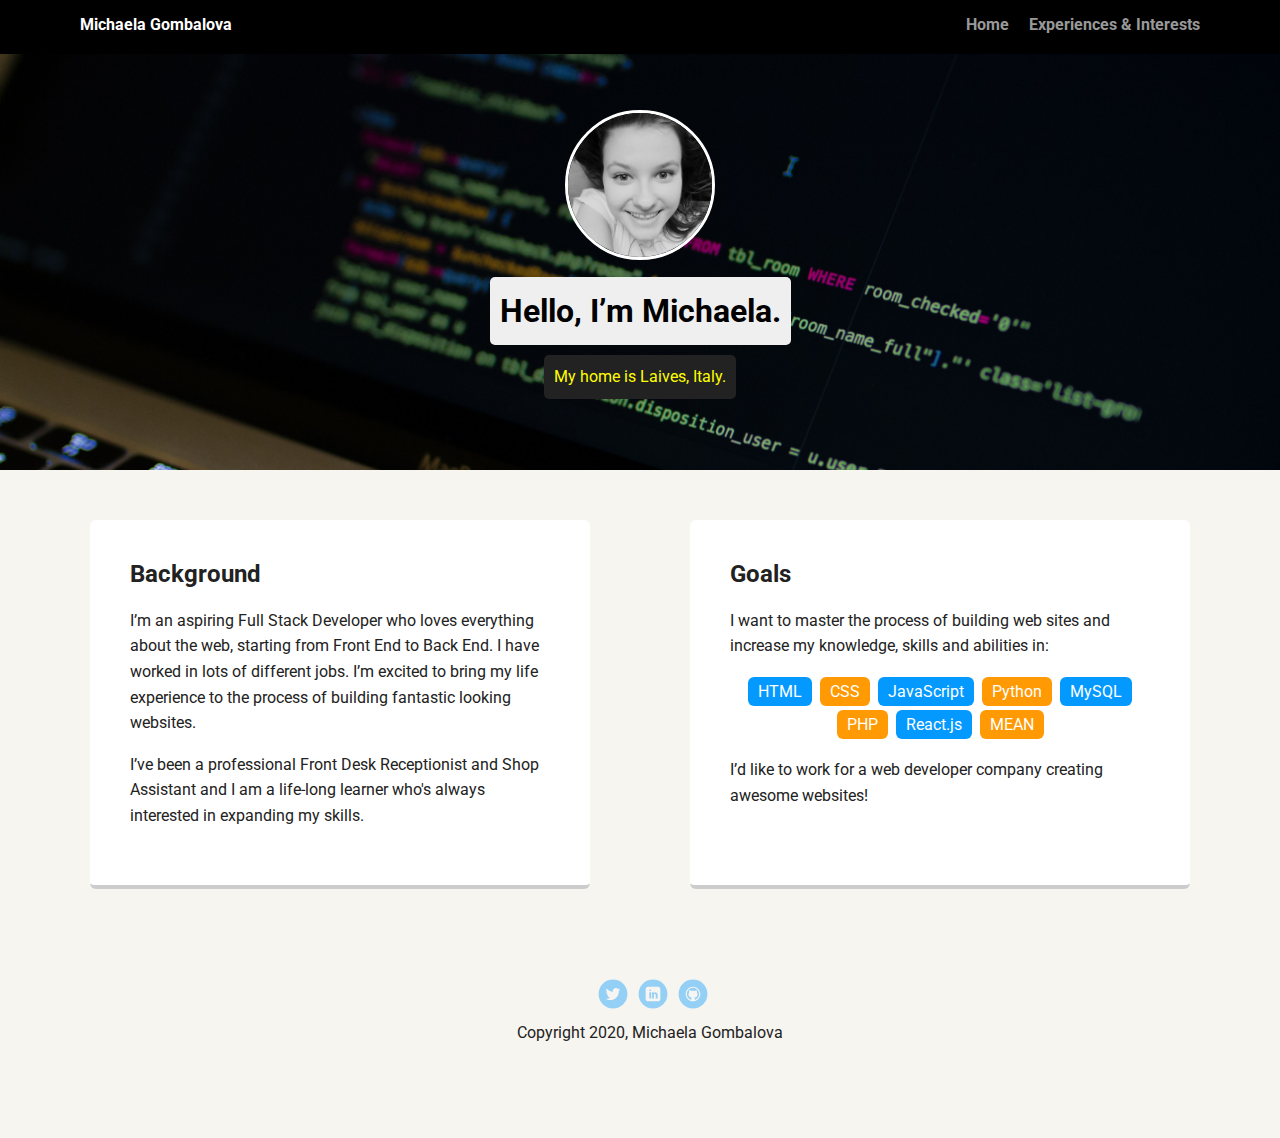
<file: index.html>
<!DOCTYPE html>
<html lang="en">
  <head>
    <meta charset="utf-8" />
    <title>Michaela Gombalova's Profile</title>
    <meta name="viewport" content="width=device-width, initial-scale=1.0" />
    <link rel="stylesheet" href="styles.css" />
    <link
      href="https://fonts.googleapis.com/css?family=Muli%7CRoboto:400,300,500,700,900"
      rel="stylesheet"
    />
  </head>
  <body>
    <div class="main-nav">
      <ul class="nav">
        <li class="name">Michaela Gombalova</li>
        <li><a href="index.html">Home</a></li>
        <li><a href="experiences_interests.html">Experiences & Interests</a></li>
      </ul>
    </div>

    <header>
      <img
        src="images/me2.jpg"
        alt="Photo of Michaela Gombalova"
        class="profile-image"
      />
      <h1 class="tag name">Hello, I’m Michaela.</h1>
      <p class="tag location">My home is Laives, Italy.</p>
    </header>

    <main class="flex">
      <div class="card">
        <h2>Background</h2>
        <p>
          I’m an aspiring Full Stack Developer who loves everything about the web, starting from Front End to Back End. I 
          have worked in lots of different
          jobs. I’m excited to bring my life experience to the process of
          building fantastic looking websites.
        </p>
        <p>
          I’ve been a professional Front Desk Receptionist and Shop Assistant and I am a life-long learner
          who's always interested in expanding my skills.
        </p>
      </div>

      <div class="card">
        <h2>Goals</h2>
        <p>
          I want to master the process of building web sites and increase my
          knowledge, skills and abilities in:
        </p>
        <ul class="skills">
          <li>HTML</li>
          <li>CSS</li>
          <li>JavaScript</li>
          <li>Python</li>
          <li>MySQL</li>
          <li>PHP</li>
          <li>React.js</li>
          <li>MEAN</li>
        </ul>
        <p>
          I’d like to work for a web developer company creating awesome websites!
        </p>
      </div>
    </main>
    <footer>
      <ul>
        <li><a href="https://twitter.com/Micky_Gombalova" target="_blank" class="social twitter">Twitter</a></li>
        <li><a href="https://www.linkedin.com/in/michaela-gombalova/" target="_blank" class="social linkedin">LinkedIn</a></li>
        <li><a href="https://github.com/mgombalova" target="_blank" class="social github">Github</a></li>
      </ul>
      <p class="copyright">Copyright 2020, Michaela Gombalova</p>
    </footer>
  </body>
</html>
</file>
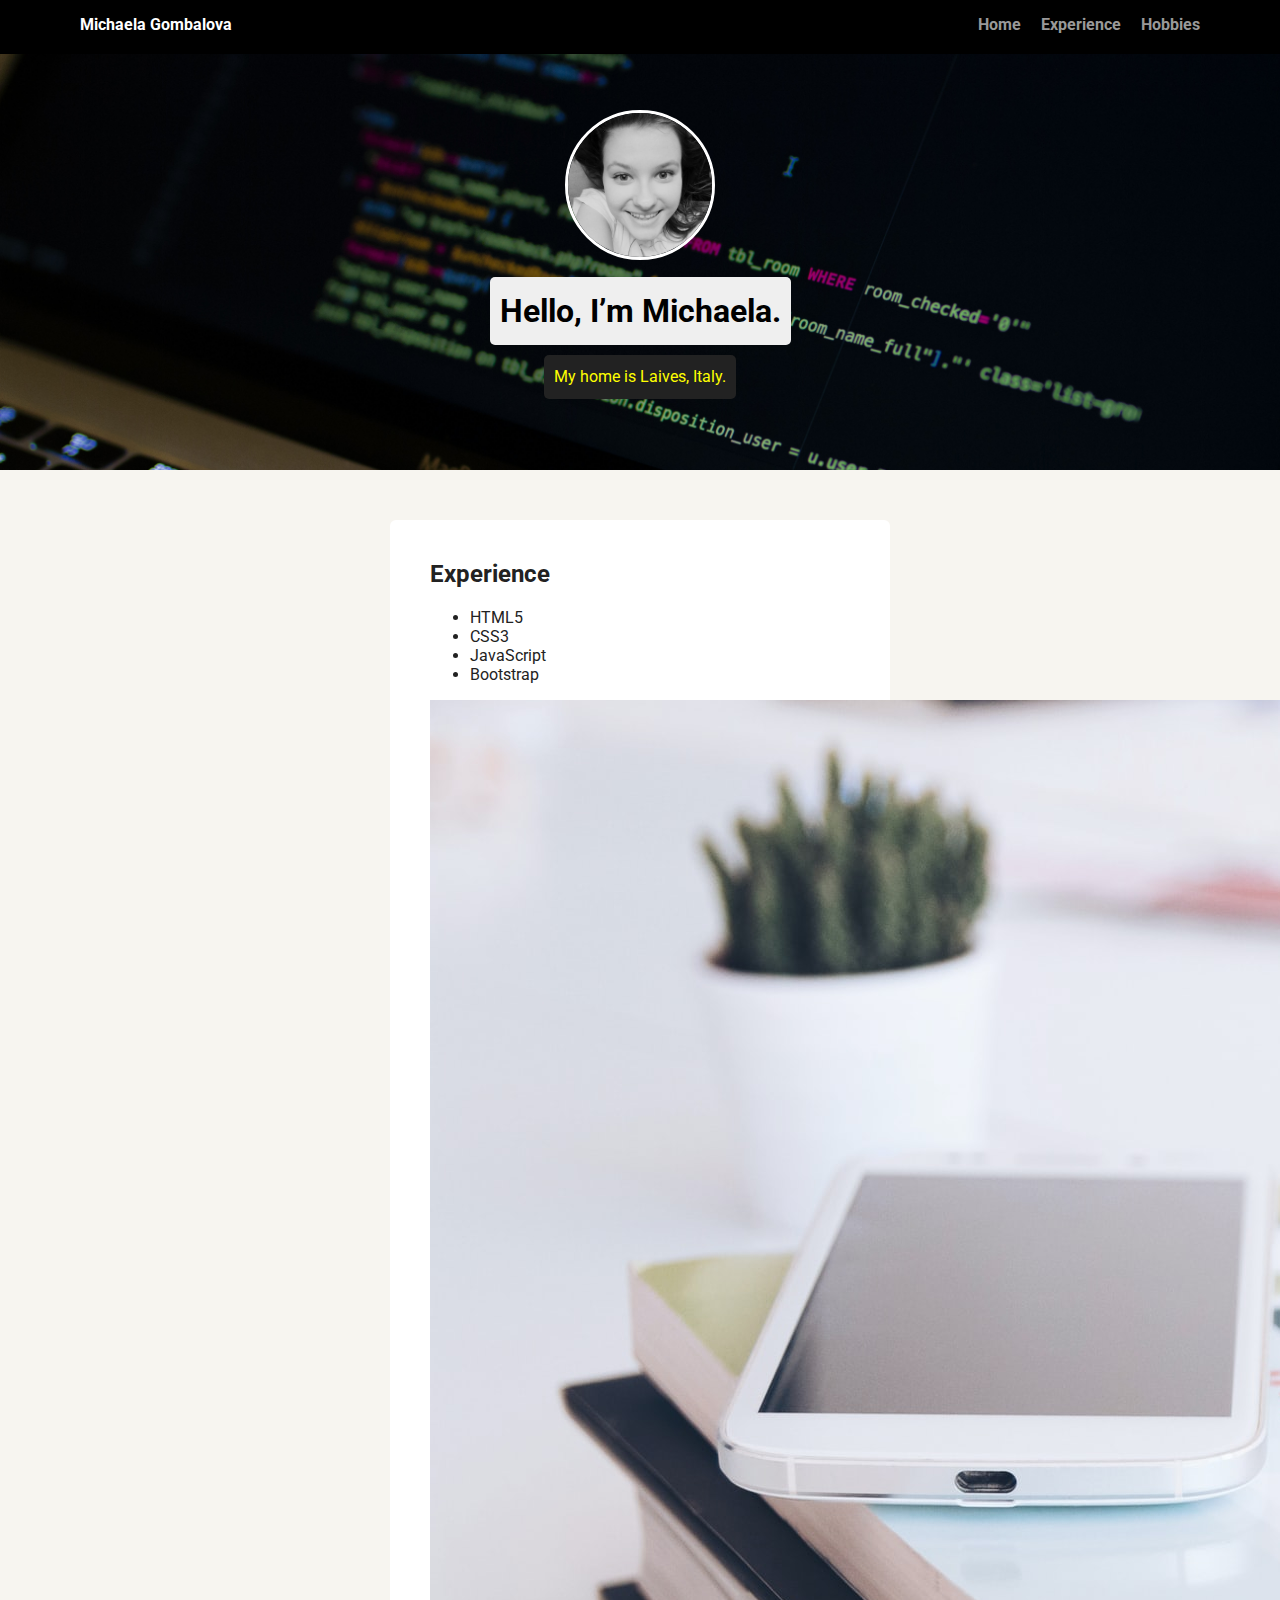
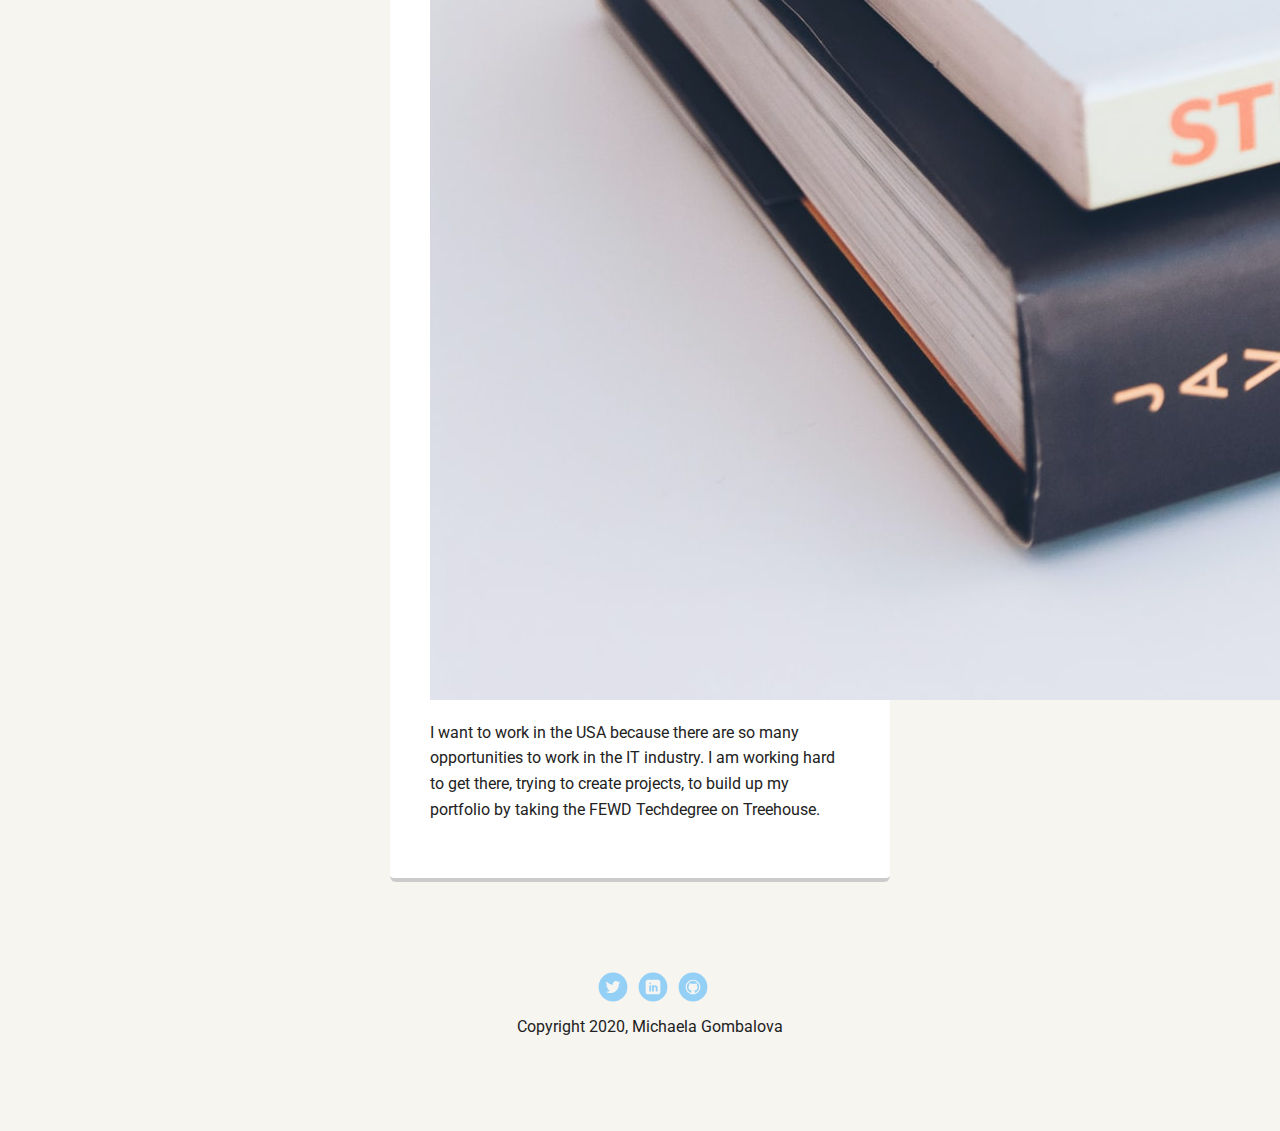
<file: experience.html>
<!DOCTYPE html>
<html lang="en">

<head>
    <meta charset="utf-8" />
    <title>Experience</title>
    <meta name="viewport" content="width=device-width, initial-scale=1.0" />
    <link rel="stylesheet" href="styles.css" />
    <link href="https://fonts.googleapis.com/css?family=Muli%7CRoboto:400,300,500,700,900" rel="stylesheet" />
</head>

<body>
    <nav class="main-nav">
        <ul class="nav">
            <li class="name">Michaela Gombalova</li>
            <li><a href="index.html">Home</a></li>
            <li><a href="experience.html">Experience</a></li>
                        <li><a href="hobbies.html">Hobbies</a></li>
        </ul>
    </nav>

    <header>
        <img src="images/me2.jpg" alt="Photo of Michaela Gombalova" class="profile-image" />
        <h1 class="tag name">Hello, I’m Michaela.</h1>
        <p class="tag location">My home is Laives, Italy.</p>
    </header>

    <main class="flex">
        <section class="card">
            <h2>Experience</h2>
            <p>
            <ul>
                <li>HTML5</li>
                <li>CSS3</li>
                <li>JavaScript</li>
                <li>Bootstrap</li>
            </ul>
            <img src="images/experience.jpg" alt="Photo of Programming Books" class="main-image">
            <p>
                I want to work in the USA because there are so many opportunities to work in the IT industry. 
                I am working hard to get
                there, trying to create projects, to build up my portfolio by taking the FEWD Techdegree on Treehouse.
            </p>
        </section>
    </main>
    <footer>
        <ul>
            <li><a href="https://twitter.com/Micky_Gombalova" target="_blank" class="social twitter">Twitter</a></li>
            <li><a href="https://www.linkedin.com/in/michaela-gombalova/" target="_blank"
                    class="social linkedin">LinkedIn</a></li>
            <li><a href="https://github.com/mgombalova" target="_blank" class="social github">Github</a></li>
        </ul>
        <p class="copyright">Copyright 2020, Michaela Gombalova</p>
    </footer>
</body>

</html>
</file>
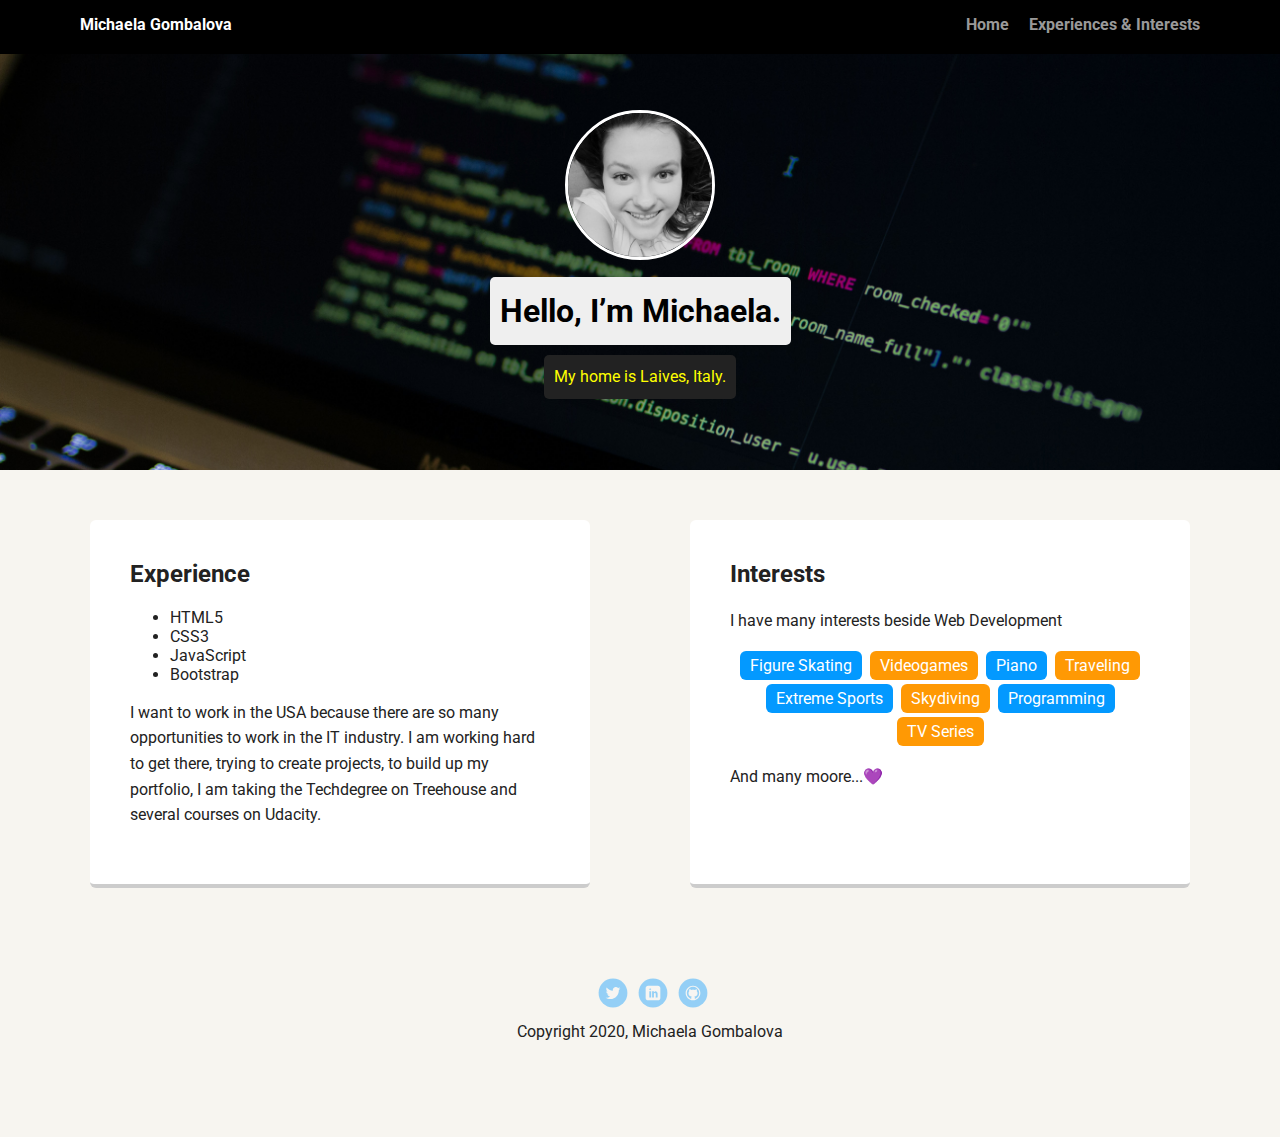
<file: experiences_interests.html>
<!DOCTYPE html>
<html lang="en">

<head>
    <meta charset="utf-8" />
    <title>Experiences & Interests</title>
    <meta name="viewport" content="width=device-width, initial-scale=1.0" />
    <link rel="stylesheet" href="styles.css" />
    <link href="https://fonts.googleapis.com/css?family=Muli%7CRoboto:400,300,500,700,900" rel="stylesheet" />
</head>

<body>
    <div class="main-nav">
        <ul class="nav">
            <li class="name">Michaela Gombalova</li>
            <li><a href="index.html">Home</a></li>
            <li><a href="experiences_interests.html">Experiences & Interests</a></li>
        </ul>
    </div>

    <header>
        <img src="images/me2.jpg" alt="Photo of Michaela Gombalova" class="profile-image" />
        <h1 class="tag name">Hello, I’m Michaela.</h1>
        <p class="tag location">My home is Laives, Italy.</p>
    </header>

    <main class="flex">
        <div class="card">
            <h2>Experience</h2>
            <p>
<ul>
    <li>HTML5</li>
    <li>CSS3</li>
    <li>JavaScript</li>
    <li>Bootstrap</li>
</ul>
            <p>
                I want to work in the USA because there are so many opportunities to work in the IT industry. 
                I am working hard to get
                there, trying to create projects, to build up my portfolio, 
                I am taking the Techdegree on Treehouse and several courses on Udacity.
            </p>
        </div>

        <div class="card">
            <h2>Interests</h2>
            <p>
                I have many interests beside Web Development
            </p>
            <ul class="skills">
                <li>Figure Skating</li>
                <li>Videogames</li>
                <li>Piano</li>
                <li>Traveling</li>
                <li>Extreme Sports</li>
                <li>Skydiving</li>
                <li>Programming</li>
                <li>TV Series</li>
            </ul>
            <p>
                And many moore...💜
            </p>
        </div>
    </main>
    <footer>
        <ul>
            <li><a href="https://twitter.com/Micky_Gombalova" target="_blank" class="social twitter">Twitter</a></li>
            <li><a href="https://www.linkedin.com/in/michaela-gombalova/" target="_blank"
                    class="social linkedin">LinkedIn</a></li>
            <li><a href="https://github.com/mgombalova" target="_blank" class="social github">Github</a></li>
        </ul>
        <p class="copyright">Copyright 2020, Michaela Gombalova</p>
    </footer>
</body>

</html>
</file>
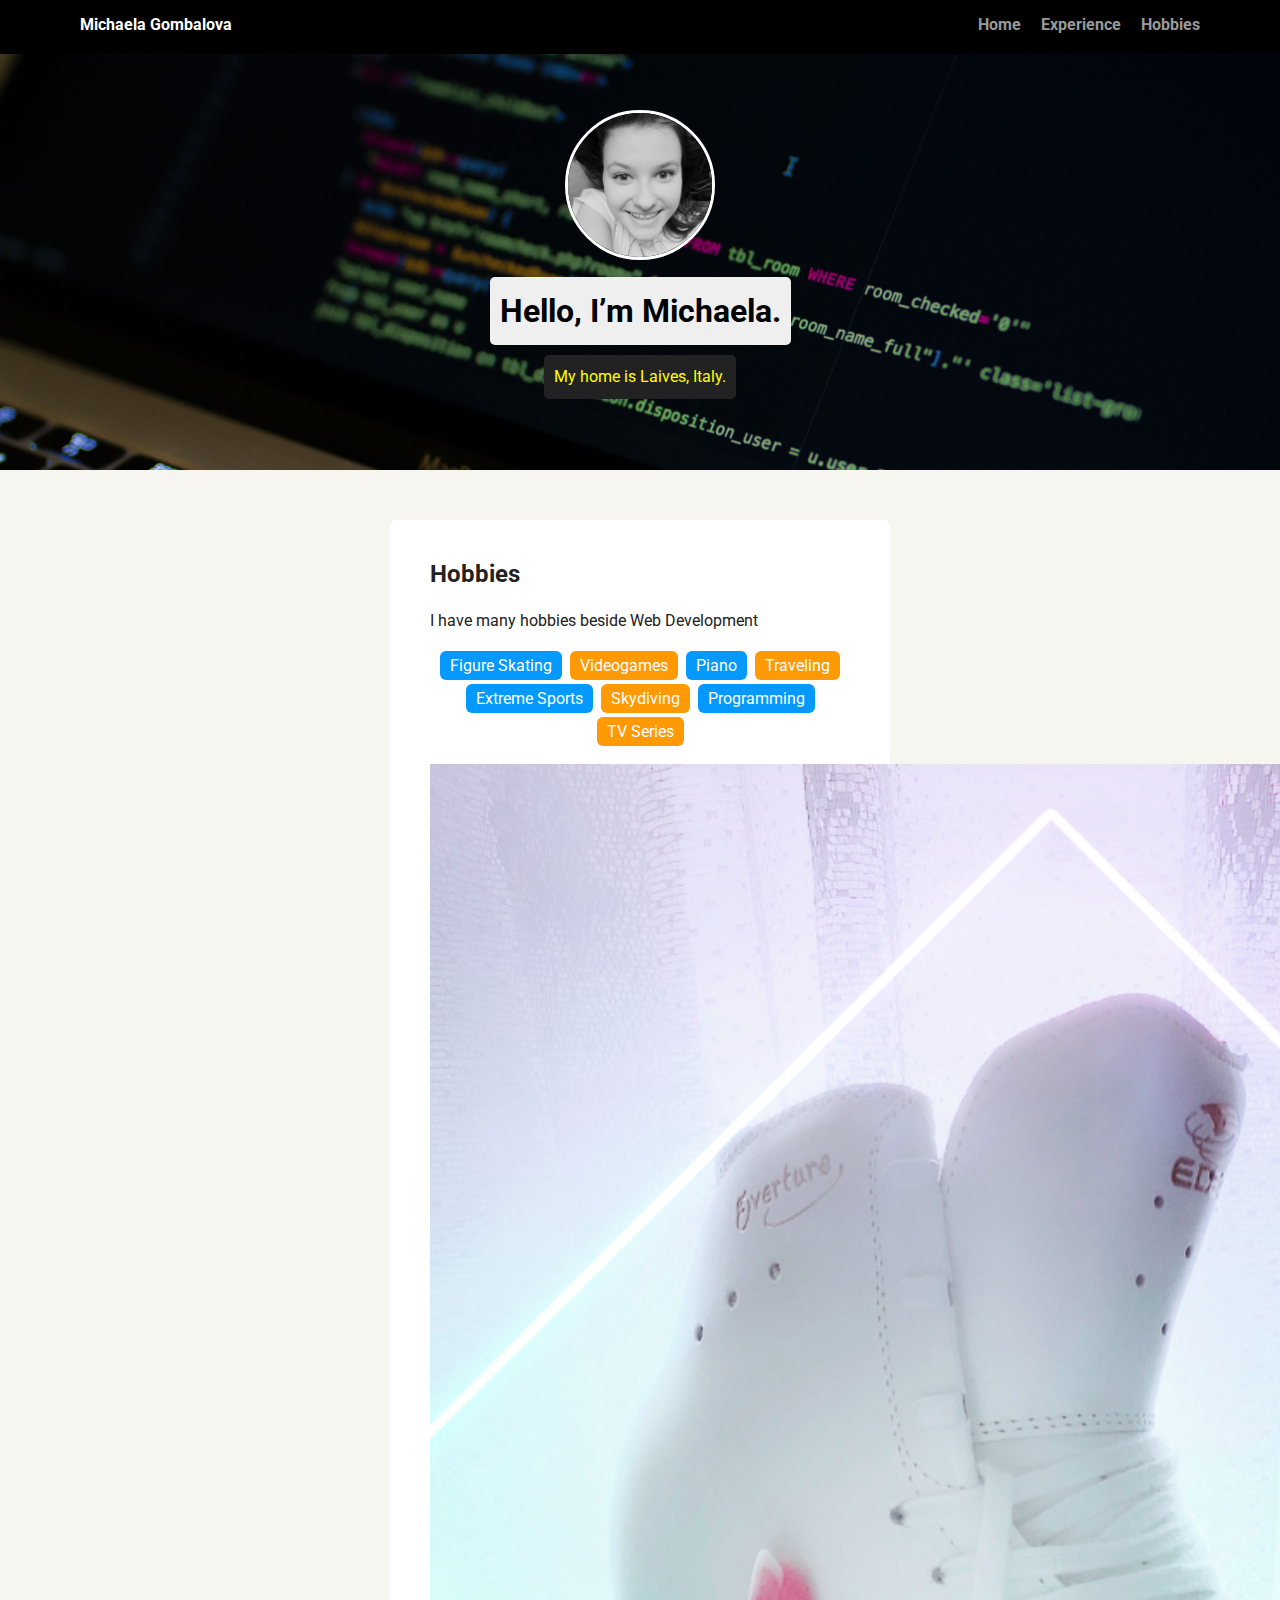
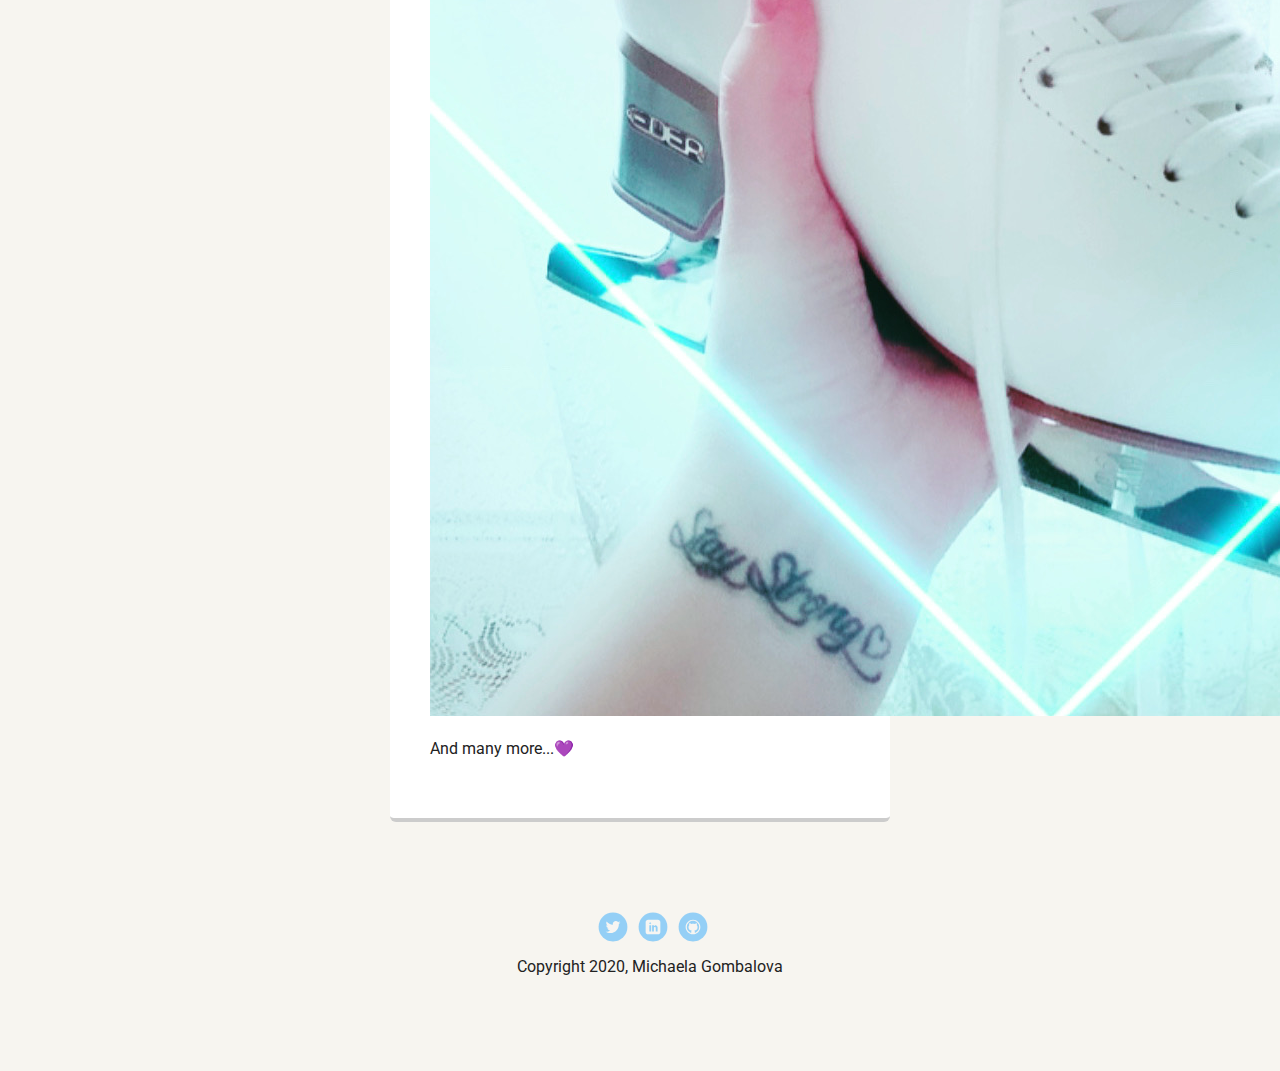
<file: hobbies.html>
<!DOCTYPE html>
<html lang="en">

<head>
    <meta charset="utf-8" />
    <title>Hobbies</title>
    <meta name="viewport" content="width=device-width, initial-scale=1.0" />
    <link rel="stylesheet" href="styles.css" />
    <link href="https://fonts.googleapis.com/css?family=Muli%7CRoboto:400,300,500,700,900" rel="stylesheet" />
</head>

<body>
    <nav class="main-nav">
        <ul class="nav">
            <li class="name">Michaela Gombalova</li>
            <li><a href="index.html">Home</a></li>
            <li><a href="experience.html">Experience</a></li>
                        <li><a href="hobbies.html">Hobbies</a></li>
        </ul>
    </nav>

    <header>
        <img src="images/me2.jpg" alt="Photo of Michaela Gombalova" class="profile-image" />
        <h1 class="tag name">Hello, I’m Michaela.</h1>
        <p class="tag location">My home is Laives, Italy.</p>
    </header>

    <main class="flex">
        <section class="card">
            <h2>Hobbies</h2>
            <p>
                I have many hobbies beside Web Development
            </p>
            <ul class="skills">
                <li>Figure Skating</li>
                <li>Videogames</li>
                <li>Piano</li>
                <li>Traveling</li>
                <li>Extreme Sports</li>
                <li>Skydiving</li>
                <li>Programming</li>
                <li>TV Series</li>
            </ul>
            <img src="images/edea.jpg" alt="Photo of my skating boots" class="main-image">
            <p>
                And many more...💜
            </p>
        </section>
    </main>
    <footer>
        <ul>
            <li><a href="https://twitter.com/Micky_Gombalova" target="_blank" class="social twitter">Twitter</a></li>
            <li><a href="https://www.linkedin.com/in/michaela-gombalova/" target="_blank"
                    class="social linkedin">LinkedIn</a></li>
            <li><a href="https://github.com/mgombalova" target="_blank" class="social github">Github</a></li>
        </ul>
        <p class="copyright">Copyright 2020, Michaela Gombalova</p>
    </footer>
</body>

</html>
</file>
<file: styles.css>
/* Global Layout Set-up */
* {
  box-sizing: border-box;
}

body {
  margin: 0;
  padding: 0;
  text-align: center;
  font-family: "Roboto", sans-serif;
  color: #222;
  background: #f7f5f0;
}
/* Link Styles */

a {
  text-decoration: none;
  color: #999;
}
a:hover {
  color: #6633ff;
}

/* Section Styles */

.main-nav {
  width: 100%;
  background: black;
  min-height: 30px;
  padding: 10px;
  position: fixed;
  text-align: center;
}
.nav {
  display: flex;
  justify-content: space-around;
  font-weight: 700;
  list-style-type: none;
  margin: 0 auto;
  padding: 0;
}

.nav .name {
  display: block;
  margin-right: auto;
  color: white;
}
.nav li {
  padding: 5px 10px 10px 10px;
}
.nav a {
  transition: all 0.5s;
}
.nav a:hover {
  color: white;
}

header {
  text-align: center;
  background: url("images/webdev.jpg") no-repeat top center;
  background-size: cover;
  overflow: hidden;
  padding-top: 60px;
}
header {
  line-height: 1.5;
}
header .profile-image {
  margin-top: 50px;
  width: 150px;
  height: 150px;
  border-radius: 50%;
  border: 3px solid white;
  transition: all 0.5s;
}
header .profile-image:hover {
  transform: scale(1.2) rotate(5deg);
}
.tag {
  background-color: #efefef;
  color: black;
  padding: 10px;
  border-radius: 5px;
  display: table;
  margin: 10px auto;
}
.location {
  background-color: #222;
  color: yellow;
}
.card {
  margin: 30px;
  padding: 20px 40px 40px;
  max-width: 500px;
  text-align: left;
  background: #fff;
  border-bottom: 4px solid #ccc;
  border-radius: 6px;
  transition: all 0.5s;
}
.card:hover {
  border-color: #ff99ff;
}

ul.skills {
  padding: 0;
  text-align: center;
}

.skills li {
  border-radius: 6px;
  display: inline-block;
  background: #ff9904;
  color: white;
  padding: 5px 10px;
  margin: 2px;
}

.skills li:nth-child(odd) {
  background: #0399ff;
}

footer {
  width: 100%;
  min-height: 30px;
  padding: 20px 0 40px 20px;
}

footer .copyright {
  top: -8px;
  font-size: 0.75em;
}

footer ul {
  list-style-type: none;
  margin: 0;
  padding: 0;
}

footer ul li {
  display: inline-block;
}

a.social {
  display: inline-block;
  text-indent: -9999px;
  margin-left: 5px;
  width: 30px;
  height: 30px;
  background-size: 30px 30px;
  opacity: 0.4;
  transition: all 0.5s;
}
a.twitter {
  background-image: url(images/twitter.svg);
}
a.linkedin {
  background-image: url(images/linkedin.svg);
}
a.github {
  background-image: url(images/github.svg);
}
a.social:hover {
  opacity: 1;
}
.clearfix {
  clear: both;
}

/* Styles for larger screens */
@media screen and (min-width: 720px) {
  .flex {
    display: -ms-flexbox; /* TWEENER - IE 10 */
    display: flex;
    max-width: 1200px;
    -ms-flex-pack: distribute;
    justify-content: space-around;
    margin: 0 auto;
  }

  header {
    min-height: 470px;
  }

  .nav {
    max-width: 1200px;
    padding: 0 30px;
  }

  main {
    padding-top: 20px;
  }

  main p {
    line-height: 1.6em;
  }

  footer {
    font-size: 1.3em;
    max-width: 1200px;
    margin: 40px auto;
  }
}
</file>
